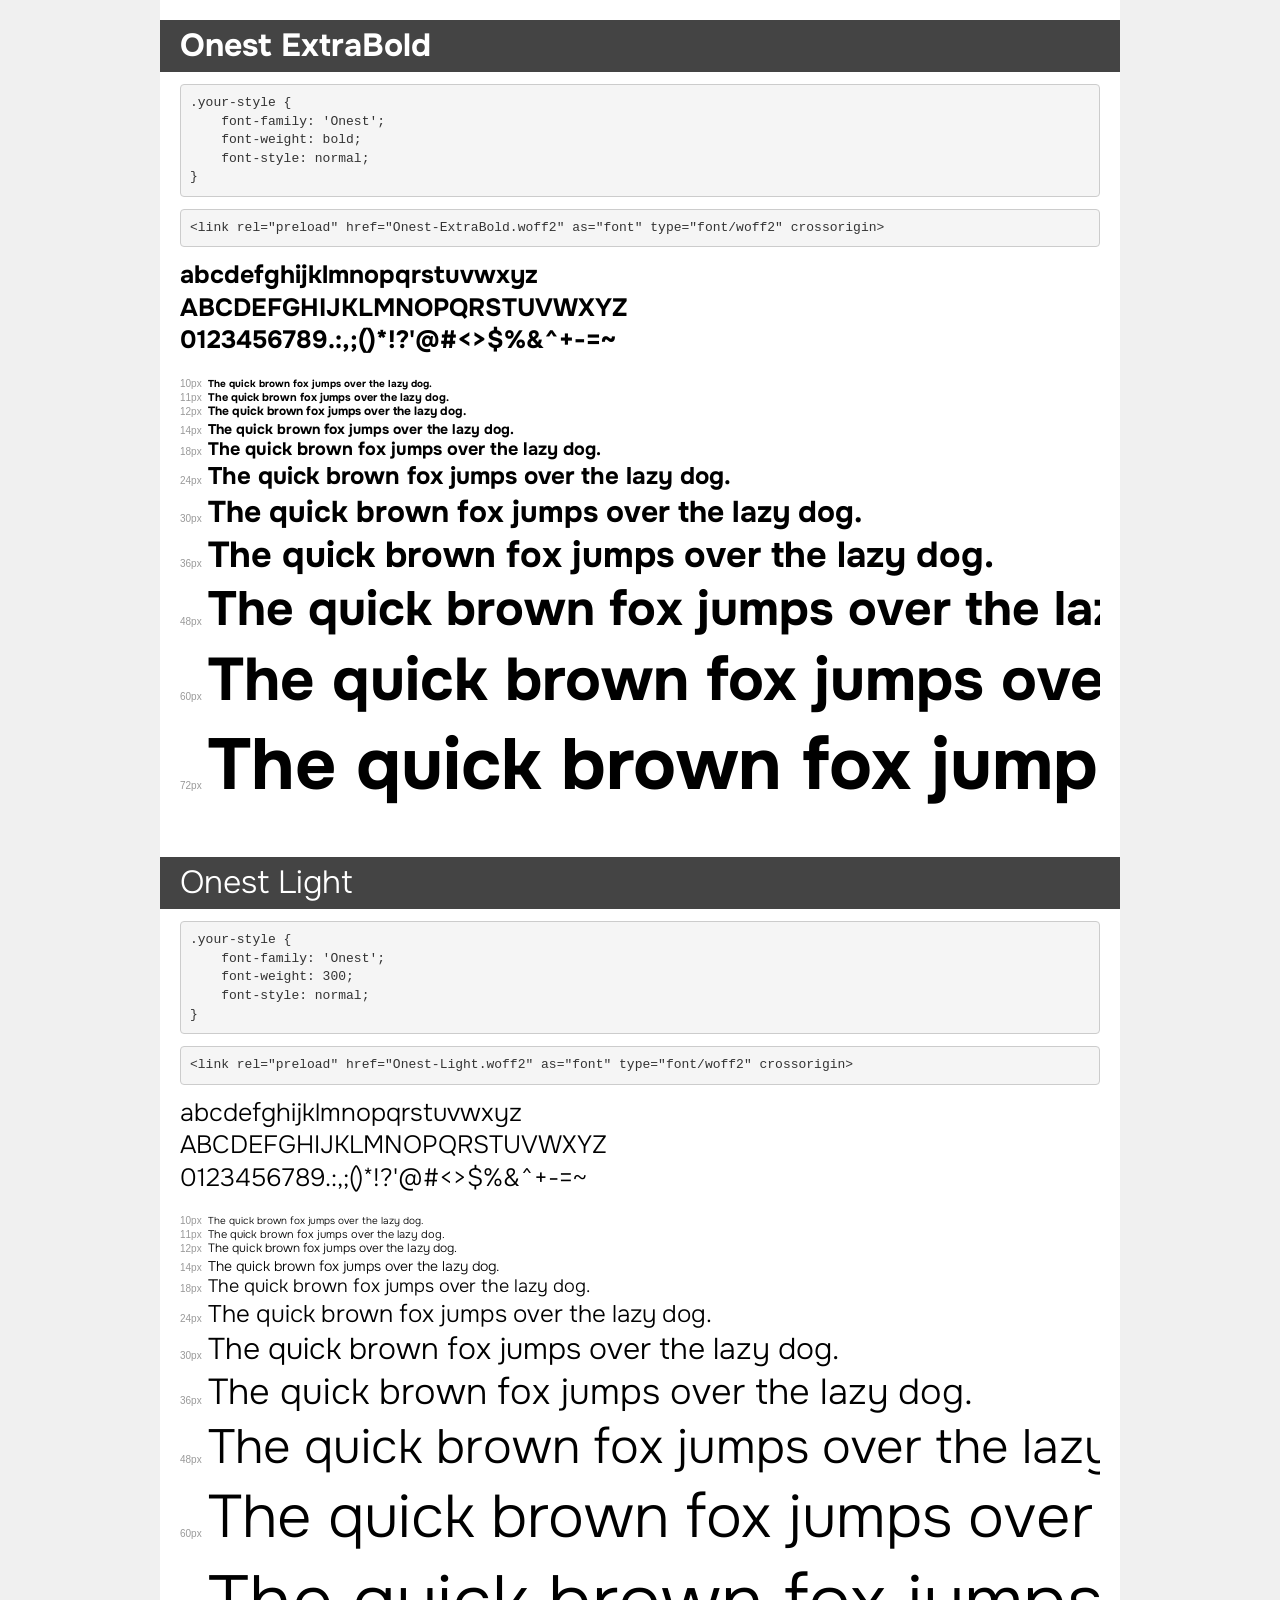
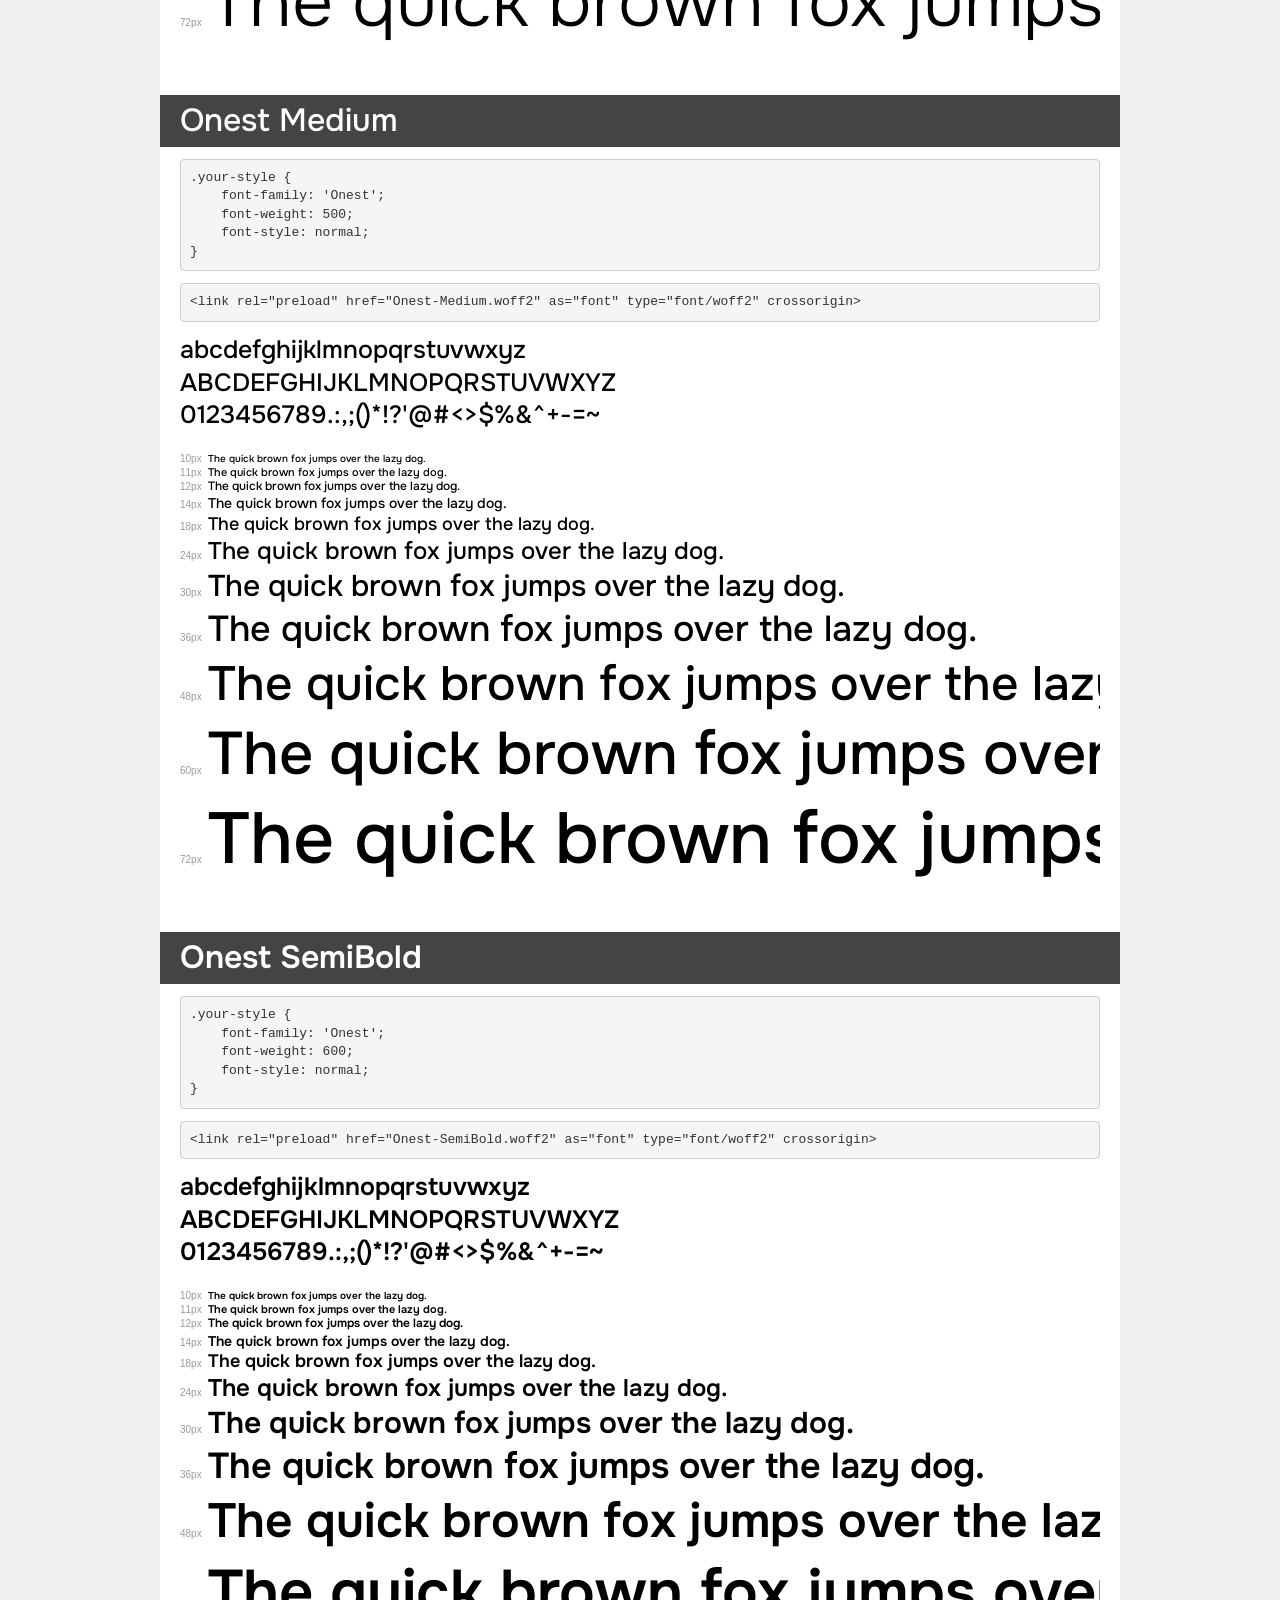
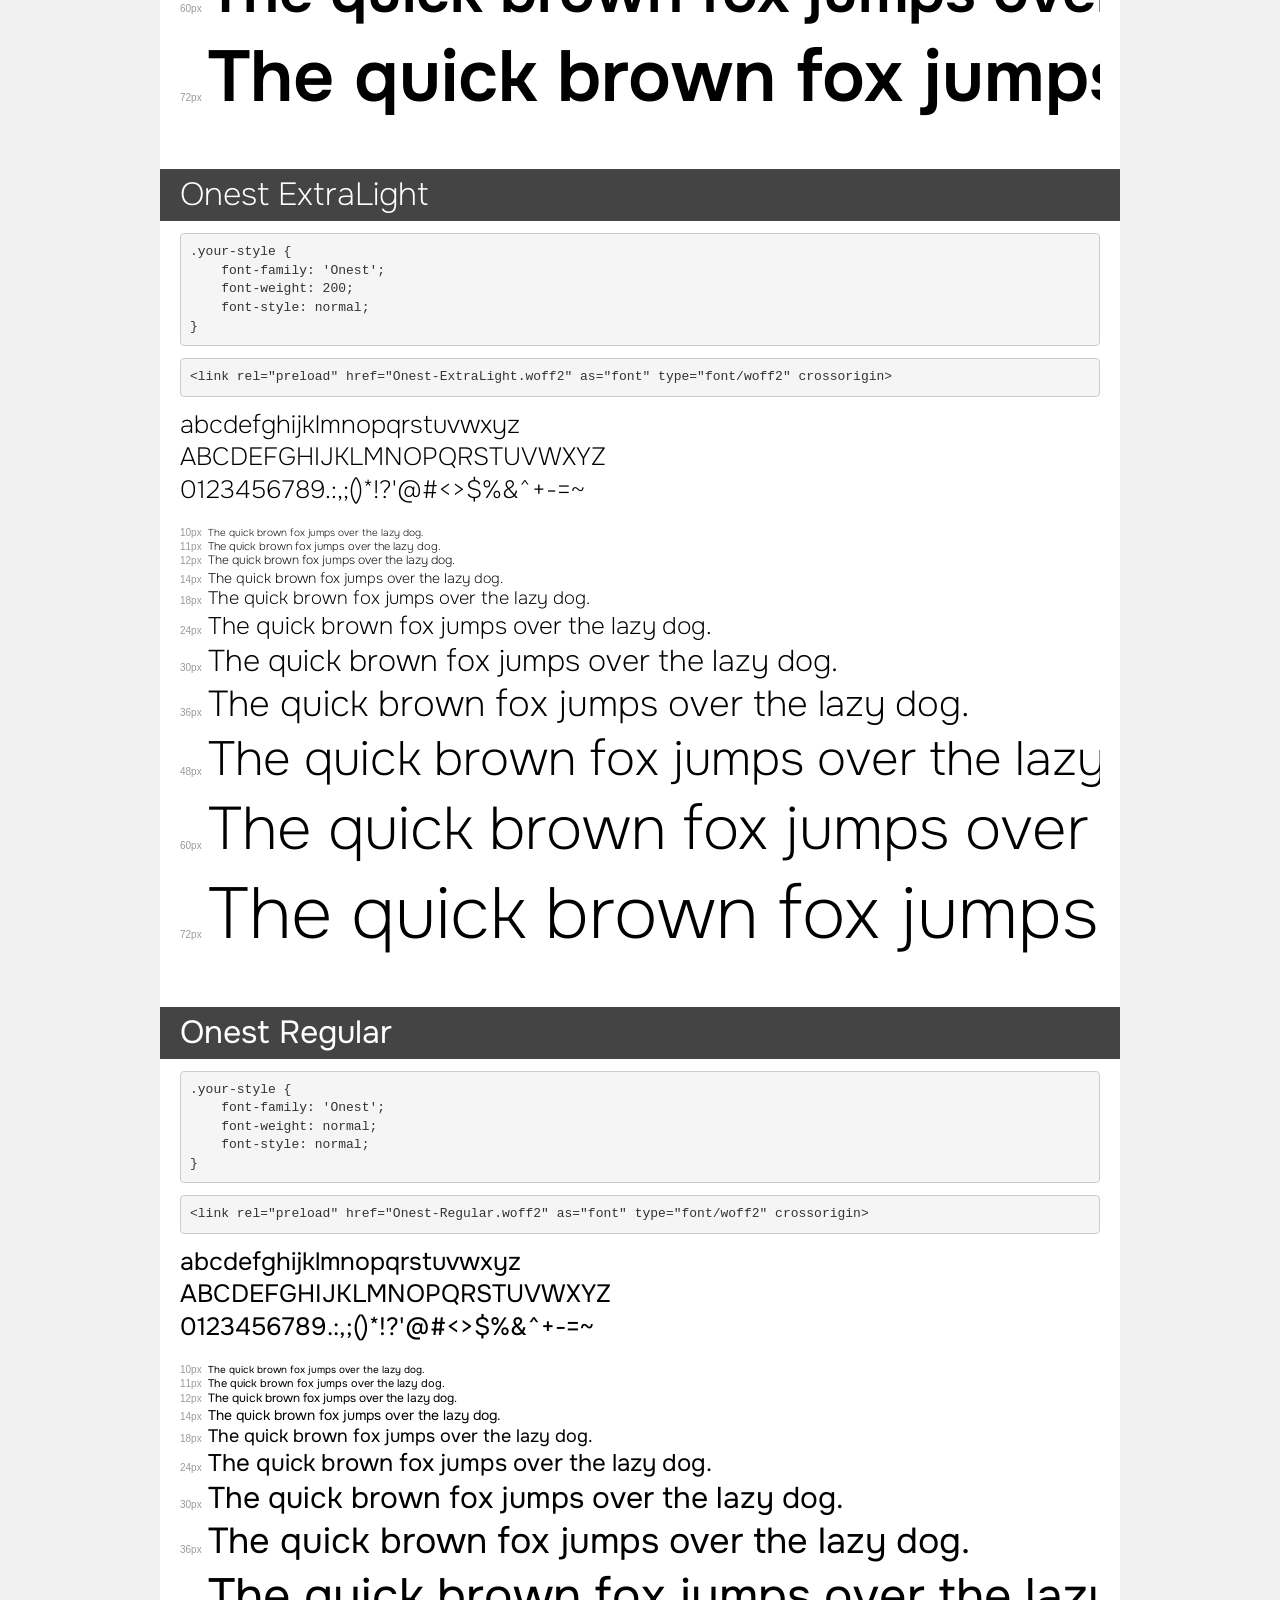
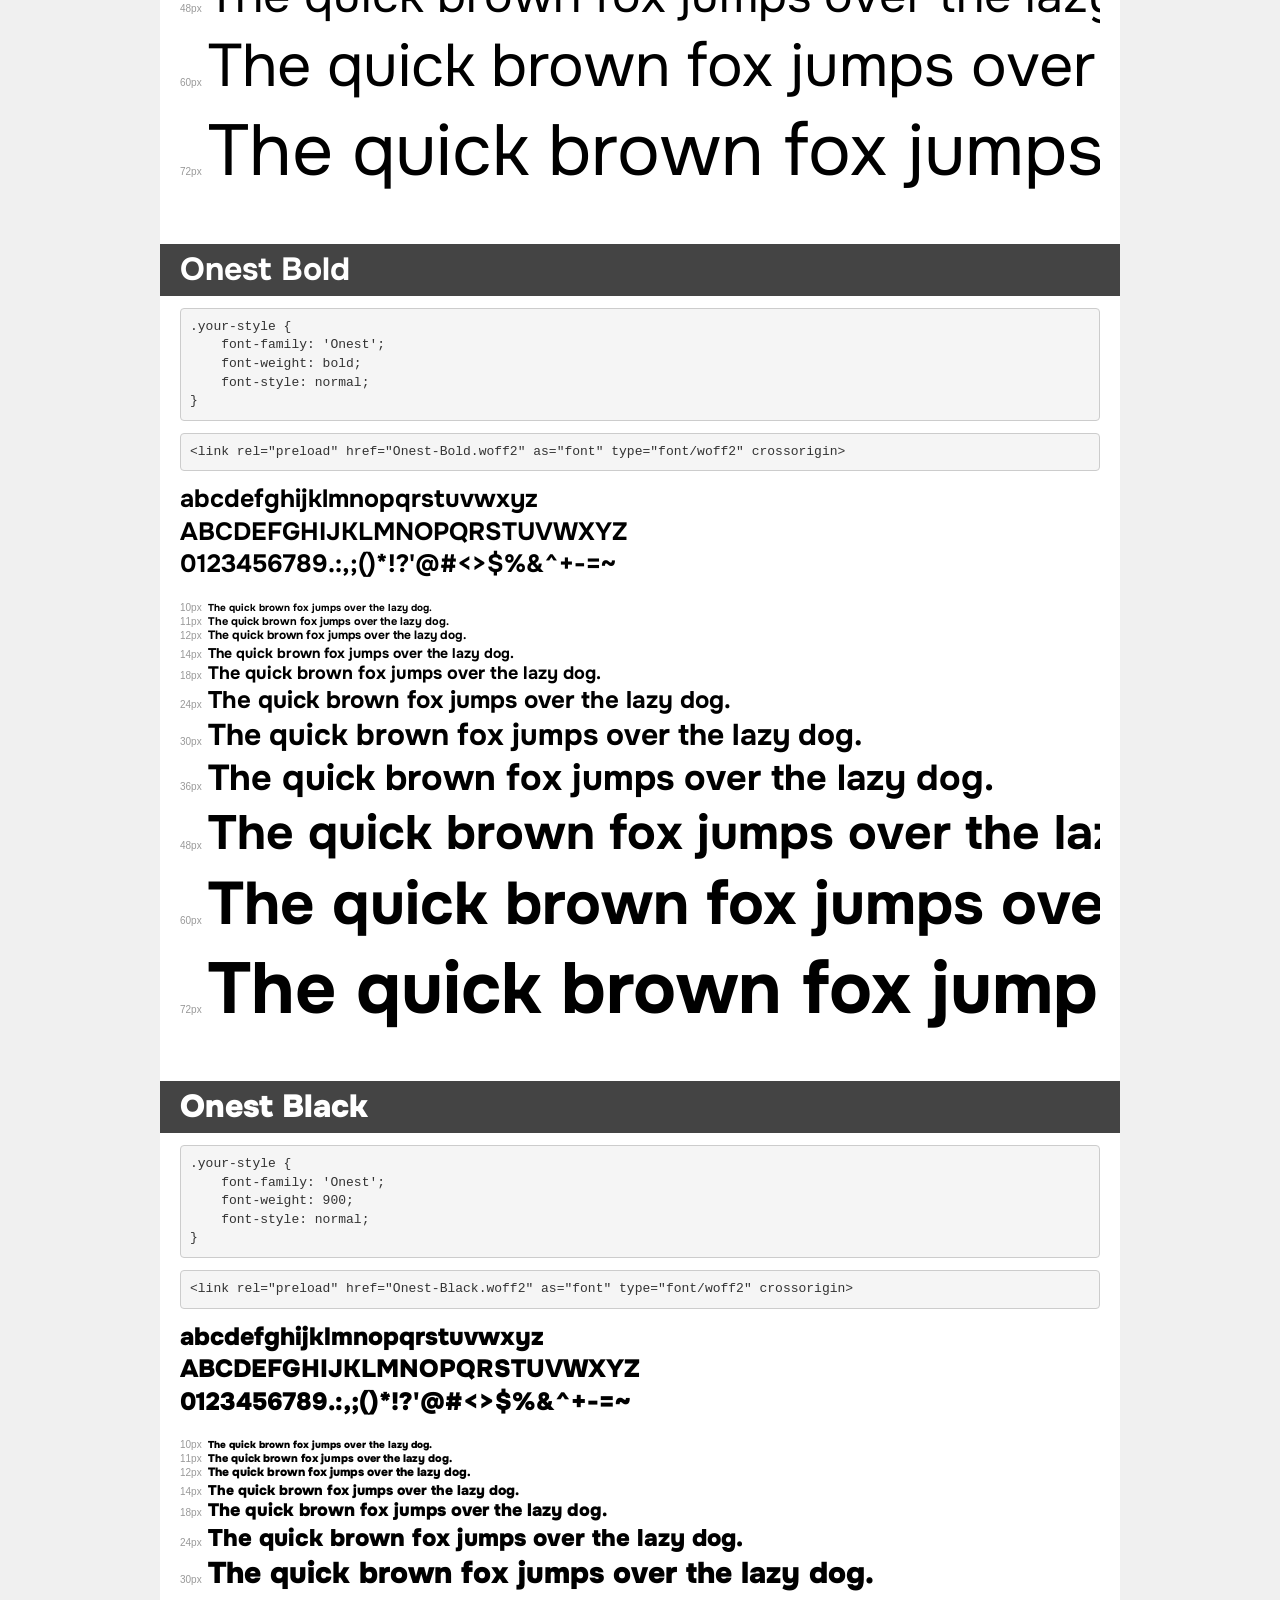
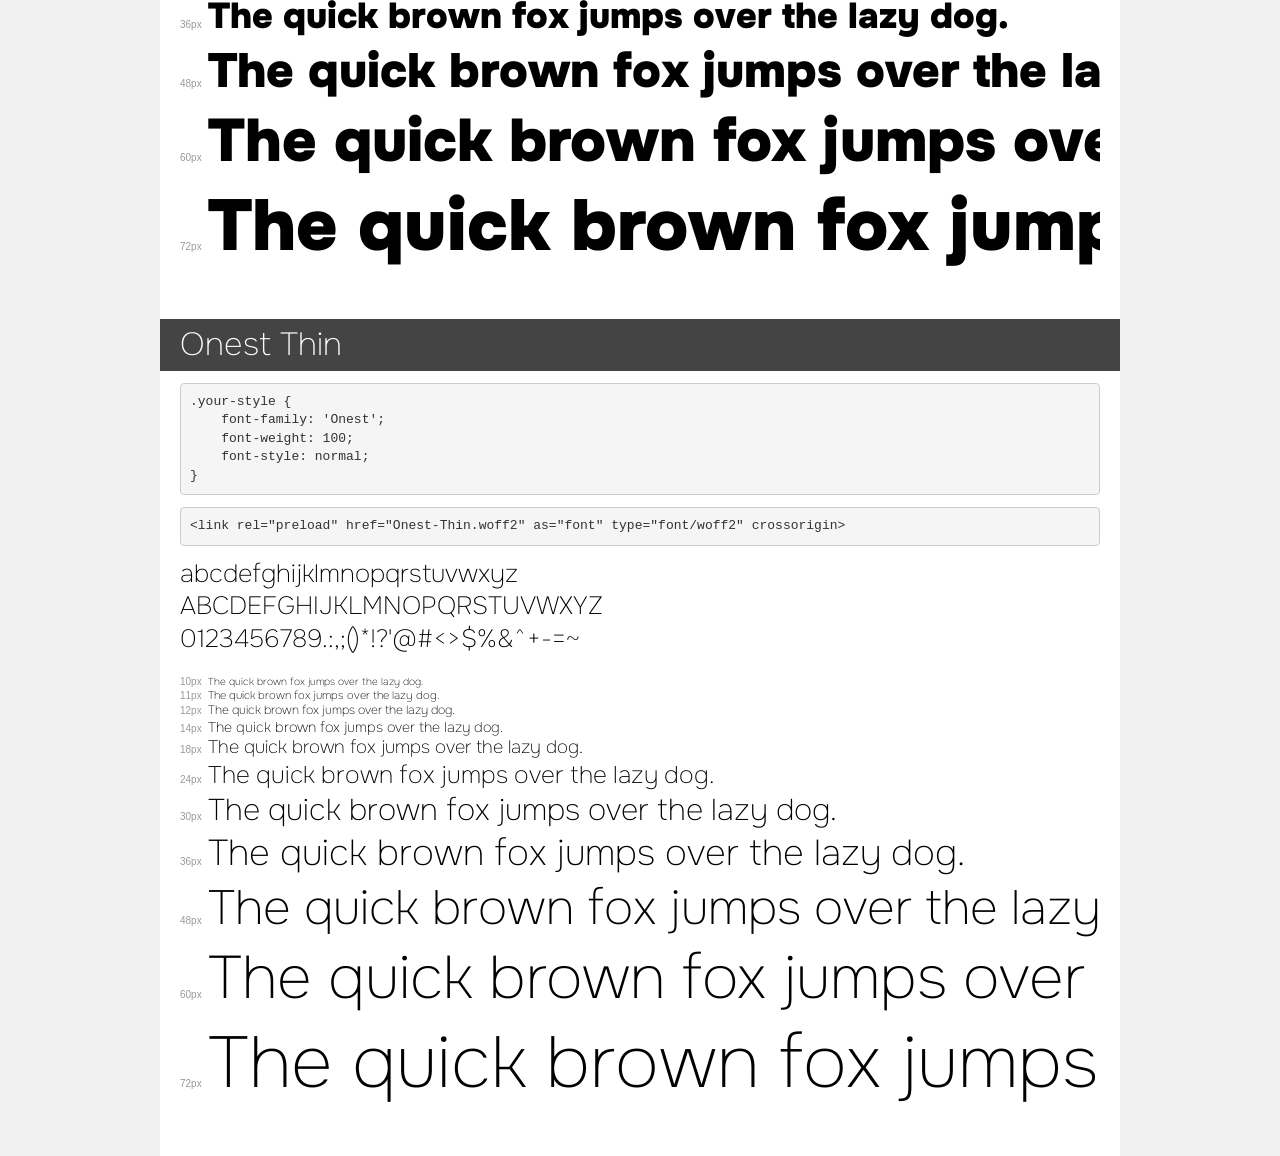
<file: fonts/demo.html>
<!DOCTYPE html>
<html lang="en">
<head>
    <meta charset="utf-8">
    <meta http-equiv="X-UA-Compatible" content="IE=edge">
    <meta name="viewport" content="width=device-width, initial-scale=1">
    <meta name="robots" content="noindex, noarchive">
    <meta name="format-detection" content="telephone=no">
    <title>Transfonter demo</title>
    <link href="stylesheet.css" rel="stylesheet">
    <style>
        /*
        http://meyerweb.com/eric/tools/css/reset/
        v2.0 | 20110126
        License: none (public domain)
        */
        html, body, div, span, applet, object, iframe,
        h1, h2, h3, h4, h5, h6, p, blockquote, pre,
        a, abbr, acronym, address, big, cite, code,
        del, dfn, em, img, ins, kbd, q, s, samp,
        small, strike, strong, sub, sup, tt, var,
        b, u, i, center,
        dl, dt, dd, ol, ul, li,
        fieldset, form, label, legend,
        table, caption, tbody, tfoot, thead, tr, th, td,
        article, aside, canvas, details, embed,
        figure, figcaption, footer, header, hgroup,
        menu, nav, output, ruby, section, summary,
        time, mark, audio, video {
            margin: 0;
            padding: 0;
            border: 0;
            font-size: 100%;
            font: inherit;
            vertical-align: baseline;
        }
        /* HTML5 display-role reset for older browsers */
        article, aside, details, figcaption, figure,
        footer, header, hgroup, menu, nav, section {
            display: block;
        }
        body {
            line-height: 1;
        }
        ol, ul {
            list-style: none;
        }
        blockquote, q {
            quotes: none;
        }
        blockquote:before, blockquote:after,
        q:before, q:after {
            content: '';
            content: none;
        }
        table {
            border-collapse: collapse;
            border-spacing: 0;
        }
        /* demo styles */
        body {
            background: #f0f0f0;
            color: #000;
        }
        .page {
            background: #fff;
            width: 920px;
            margin: 0 auto;
            padding: 20px 20px 0 20px;
            overflow: hidden;
        }
        .font-container {
            overflow-x: auto;
            overflow-y: hidden;
            margin-bottom: 40px;
            line-height: 1.3;
            white-space: nowrap;
            padding-bottom: 5px;
        }
        h1 {
            position: relative;
            background: #444;
            font-size: 32px;
            color: #fff;
            padding: 10px 20px;
            margin: 0 -20px 12px -20px;
        }
        .letters {
            font-size: 25px;
            margin-bottom: 20px;
        }
        .s10:before {
            content: '10px';
        }
        .s11:before {
            content: '11px';
        }
        .s12:before {
            content: '12px';
        }
        .s14:before {
            content: '14px';
        }
        .s18:before {
            content: '18px';
        }
        .s24:before {
            content: '24px';
        }
        .s30:before {
            content: '30px';
        }
        .s36:before {
            content: '36px';
        }
        .s48:before {
            content: '48px';
        }
        .s60:before {
            content: '60px';
        }
        .s72:before {
            content: '72px';
        }
        .s10:before, .s11:before, .s12:before, .s14:before,
        .s18:before, .s24:before, .s30:before, .s36:before,
        .s48:before, .s60:before, .s72:before {
            font-family: Arial, sans-serif;
            font-size: 10px;
            font-weight: normal;
            font-style: normal;
            color: #999;
            padding-right: 6px;
        }
        pre {
            display: block;
            padding: 9px;
            margin: 0 0 12px;
            font-family: Monaco, Menlo, Consolas, "Courier New", monospace;
            font-size: 13px;
            line-height: 1.428571429;
            color: #333;
            font-weight: normal;
            font-style: normal;
            background-color: #f5f5f5;
            border: 1px solid #ccc;
            overflow-x: auto;
            border-radius: 4px;
        }
        /* responsive */
        @media (max-width: 959px) {
            .page {
                width: auto;
                margin: 0;
            }
        }
    </style>
</head>
<body>
<div class="page">
    <div class="demo">
        <h1 style="font-family: 'Onest'; font-weight: bold; font-style: normal;">Onest ExtraBold</h1>
        <pre title="Usage">.your-style {
    font-family: 'Onest';
    font-weight: bold;
    font-style: normal;
}</pre>
        <pre title="Preload (optional)">
&lt;link rel=&quot;preload&quot; href=&quot;Onest-ExtraBold.woff2&quot; as=&quot;font&quot; type=&quot;font/woff2&quot; crossorigin&gt;</pre>
        <div class="font-container" style="font-family: 'Onest'; font-weight: bold; font-style: normal;">
            <p class="letters">
                abcdefghijklmnopqrstuvwxyz<br>
ABCDEFGHIJKLMNOPQRSTUVWXYZ<br>
                0123456789.:,;()*!?'@#&lt;&gt;$%&^+-=~
            </p>
            <p class="s10" style="font-size: 10px;">The quick brown fox jumps over the lazy dog.</p>
            <p class="s11" style="font-size: 11px;">The quick brown fox jumps over the lazy dog.</p>
            <p class="s12" style="font-size: 12px;">The quick brown fox jumps over the lazy dog.</p>
            <p class="s14" style="font-size: 14px;">The quick brown fox jumps over the lazy dog.</p>
            <p class="s18" style="font-size: 18px;">The quick brown fox jumps over the lazy dog.</p>
            <p class="s24" style="font-size: 24px;">The quick brown fox jumps over the lazy dog.</p>
            <p class="s30" style="font-size: 30px;">The quick brown fox jumps over the lazy dog.</p>
            <p class="s36" style="font-size: 36px;">The quick brown fox jumps over the lazy dog.</p>
            <p class="s48" style="font-size: 48px;">The quick brown fox jumps over the lazy dog.</p>
            <p class="s60" style="font-size: 60px;">The quick brown fox jumps over the lazy dog.</p>
            <p class="s72" style="font-size: 72px;">The quick brown fox jumps over the lazy dog.</p>
        </div>
    </div>

    <div class="demo">
        <h1 style="font-family: 'Onest'; font-weight: 300; font-style: normal;">Onest Light</h1>
        <pre title="Usage">.your-style {
    font-family: 'Onest';
    font-weight: 300;
    font-style: normal;
}</pre>
        <pre title="Preload (optional)">
&lt;link rel=&quot;preload&quot; href=&quot;Onest-Light.woff2&quot; as=&quot;font&quot; type=&quot;font/woff2&quot; crossorigin&gt;</pre>
        <div class="font-container" style="font-family: 'Onest'; font-weight: 300; font-style: normal;">
            <p class="letters">
                abcdefghijklmnopqrstuvwxyz<br>
ABCDEFGHIJKLMNOPQRSTUVWXYZ<br>
                0123456789.:,;()*!?'@#&lt;&gt;$%&^+-=~
            </p>
            <p class="s10" style="font-size: 10px;">The quick brown fox jumps over the lazy dog.</p>
            <p class="s11" style="font-size: 11px;">The quick brown fox jumps over the lazy dog.</p>
            <p class="s12" style="font-size: 12px;">The quick brown fox jumps over the lazy dog.</p>
            <p class="s14" style="font-size: 14px;">The quick brown fox jumps over the lazy dog.</p>
            <p class="s18" style="font-size: 18px;">The quick brown fox jumps over the lazy dog.</p>
            <p class="s24" style="font-size: 24px;">The quick brown fox jumps over the lazy dog.</p>
            <p class="s30" style="font-size: 30px;">The quick brown fox jumps over the lazy dog.</p>
            <p class="s36" style="font-size: 36px;">The quick brown fox jumps over the lazy dog.</p>
            <p class="s48" style="font-size: 48px;">The quick brown fox jumps over the lazy dog.</p>
            <p class="s60" style="font-size: 60px;">The quick brown fox jumps over the lazy dog.</p>
            <p class="s72" style="font-size: 72px;">The quick brown fox jumps over the lazy dog.</p>
        </div>
    </div>

    <div class="demo">
        <h1 style="font-family: 'Onest'; font-weight: 500; font-style: normal;">Onest Medium</h1>
        <pre title="Usage">.your-style {
    font-family: 'Onest';
    font-weight: 500;
    font-style: normal;
}</pre>
        <pre title="Preload (optional)">
&lt;link rel=&quot;preload&quot; href=&quot;Onest-Medium.woff2&quot; as=&quot;font&quot; type=&quot;font/woff2&quot; crossorigin&gt;</pre>
        <div class="font-container" style="font-family: 'Onest'; font-weight: 500; font-style: normal;">
            <p class="letters">
                abcdefghijklmnopqrstuvwxyz<br>
ABCDEFGHIJKLMNOPQRSTUVWXYZ<br>
                0123456789.:,;()*!?'@#&lt;&gt;$%&^+-=~
            </p>
            <p class="s10" style="font-size: 10px;">The quick brown fox jumps over the lazy dog.</p>
            <p class="s11" style="font-size: 11px;">The quick brown fox jumps over the lazy dog.</p>
            <p class="s12" style="font-size: 12px;">The quick brown fox jumps over the lazy dog.</p>
            <p class="s14" style="font-size: 14px;">The quick brown fox jumps over the lazy dog.</p>
            <p class="s18" style="font-size: 18px;">The quick brown fox jumps over the lazy dog.</p>
            <p class="s24" style="font-size: 24px;">The quick brown fox jumps over the lazy dog.</p>
            <p class="s30" style="font-size: 30px;">The quick brown fox jumps over the lazy dog.</p>
            <p class="s36" style="font-size: 36px;">The quick brown fox jumps over the lazy dog.</p>
            <p class="s48" style="font-size: 48px;">The quick brown fox jumps over the lazy dog.</p>
            <p class="s60" style="font-size: 60px;">The quick brown fox jumps over the lazy dog.</p>
            <p class="s72" style="font-size: 72px;">The quick brown fox jumps over the lazy dog.</p>
        </div>
    </div>

    <div class="demo">
        <h1 style="font-family: 'Onest'; font-weight: 600; font-style: normal;">Onest SemiBold</h1>
        <pre title="Usage">.your-style {
    font-family: 'Onest';
    font-weight: 600;
    font-style: normal;
}</pre>
        <pre title="Preload (optional)">
&lt;link rel=&quot;preload&quot; href=&quot;Onest-SemiBold.woff2&quot; as=&quot;font&quot; type=&quot;font/woff2&quot; crossorigin&gt;</pre>
        <div class="font-container" style="font-family: 'Onest'; font-weight: 600; font-style: normal;">
            <p class="letters">
                abcdefghijklmnopqrstuvwxyz<br>
ABCDEFGHIJKLMNOPQRSTUVWXYZ<br>
                0123456789.:,;()*!?'@#&lt;&gt;$%&^+-=~
            </p>
            <p class="s10" style="font-size: 10px;">The quick brown fox jumps over the lazy dog.</p>
            <p class="s11" style="font-size: 11px;">The quick brown fox jumps over the lazy dog.</p>
            <p class="s12" style="font-size: 12px;">The quick brown fox jumps over the lazy dog.</p>
            <p class="s14" style="font-size: 14px;">The quick brown fox jumps over the lazy dog.</p>
            <p class="s18" style="font-size: 18px;">The quick brown fox jumps over the lazy dog.</p>
            <p class="s24" style="font-size: 24px;">The quick brown fox jumps over the lazy dog.</p>
            <p class="s30" style="font-size: 30px;">The quick brown fox jumps over the lazy dog.</p>
            <p class="s36" style="font-size: 36px;">The quick brown fox jumps over the lazy dog.</p>
            <p class="s48" style="font-size: 48px;">The quick brown fox jumps over the lazy dog.</p>
            <p class="s60" style="font-size: 60px;">The quick brown fox jumps over the lazy dog.</p>
            <p class="s72" style="font-size: 72px;">The quick brown fox jumps over the lazy dog.</p>
        </div>
    </div>

    <div class="demo">
        <h1 style="font-family: 'Onest'; font-weight: 200; font-style: normal;">Onest ExtraLight</h1>
        <pre title="Usage">.your-style {
    font-family: 'Onest';
    font-weight: 200;
    font-style: normal;
}</pre>
        <pre title="Preload (optional)">
&lt;link rel=&quot;preload&quot; href=&quot;Onest-ExtraLight.woff2&quot; as=&quot;font&quot; type=&quot;font/woff2&quot; crossorigin&gt;</pre>
        <div class="font-container" style="font-family: 'Onest'; font-weight: 200; font-style: normal;">
            <p class="letters">
                abcdefghijklmnopqrstuvwxyz<br>
ABCDEFGHIJKLMNOPQRSTUVWXYZ<br>
                0123456789.:,;()*!?'@#&lt;&gt;$%&^+-=~
            </p>
            <p class="s10" style="font-size: 10px;">The quick brown fox jumps over the lazy dog.</p>
            <p class="s11" style="font-size: 11px;">The quick brown fox jumps over the lazy dog.</p>
            <p class="s12" style="font-size: 12px;">The quick brown fox jumps over the lazy dog.</p>
            <p class="s14" style="font-size: 14px;">The quick brown fox jumps over the lazy dog.</p>
            <p class="s18" style="font-size: 18px;">The quick brown fox jumps over the lazy dog.</p>
            <p class="s24" style="font-size: 24px;">The quick brown fox jumps over the lazy dog.</p>
            <p class="s30" style="font-size: 30px;">The quick brown fox jumps over the lazy dog.</p>
            <p class="s36" style="font-size: 36px;">The quick brown fox jumps over the lazy dog.</p>
            <p class="s48" style="font-size: 48px;">The quick brown fox jumps over the lazy dog.</p>
            <p class="s60" style="font-size: 60px;">The quick brown fox jumps over the lazy dog.</p>
            <p class="s72" style="font-size: 72px;">The quick brown fox jumps over the lazy dog.</p>
        </div>
    </div>

    <div class="demo">
        <h1 style="font-family: 'Onest'; font-weight: normal; font-style: normal;">Onest Regular</h1>
        <pre title="Usage">.your-style {
    font-family: 'Onest';
    font-weight: normal;
    font-style: normal;
}</pre>
        <pre title="Preload (optional)">
&lt;link rel=&quot;preload&quot; href=&quot;Onest-Regular.woff2&quot; as=&quot;font&quot; type=&quot;font/woff2&quot; crossorigin&gt;</pre>
        <div class="font-container" style="font-family: 'Onest'; font-weight: normal; font-style: normal;">
            <p class="letters">
                abcdefghijklmnopqrstuvwxyz<br>
ABCDEFGHIJKLMNOPQRSTUVWXYZ<br>
                0123456789.:,;()*!?'@#&lt;&gt;$%&^+-=~
            </p>
            <p class="s10" style="font-size: 10px;">The quick brown fox jumps over the lazy dog.</p>
            <p class="s11" style="font-size: 11px;">The quick brown fox jumps over the lazy dog.</p>
            <p class="s12" style="font-size: 12px;">The quick brown fox jumps over the lazy dog.</p>
            <p class="s14" style="font-size: 14px;">The quick brown fox jumps over the lazy dog.</p>
            <p class="s18" style="font-size: 18px;">The quick brown fox jumps over the lazy dog.</p>
            <p class="s24" style="font-size: 24px;">The quick brown fox jumps over the lazy dog.</p>
            <p class="s30" style="font-size: 30px;">The quick brown fox jumps over the lazy dog.</p>
            <p class="s36" style="font-size: 36px;">The quick brown fox jumps over the lazy dog.</p>
            <p class="s48" style="font-size: 48px;">The quick brown fox jumps over the lazy dog.</p>
            <p class="s60" style="font-size: 60px;">The quick brown fox jumps over the lazy dog.</p>
            <p class="s72" style="font-size: 72px;">The quick brown fox jumps over the lazy dog.</p>
        </div>
    </div>

    <div class="demo">
        <h1 style="font-family: 'Onest'; font-weight: bold; font-style: normal;">Onest Bold</h1>
        <pre title="Usage">.your-style {
    font-family: 'Onest';
    font-weight: bold;
    font-style: normal;
}</pre>
        <pre title="Preload (optional)">
&lt;link rel=&quot;preload&quot; href=&quot;Onest-Bold.woff2&quot; as=&quot;font&quot; type=&quot;font/woff2&quot; crossorigin&gt;</pre>
        <div class="font-container" style="font-family: 'Onest'; font-weight: bold; font-style: normal;">
            <p class="letters">
                abcdefghijklmnopqrstuvwxyz<br>
ABCDEFGHIJKLMNOPQRSTUVWXYZ<br>
                0123456789.:,;()*!?'@#&lt;&gt;$%&^+-=~
            </p>
            <p class="s10" style="font-size: 10px;">The quick brown fox jumps over the lazy dog.</p>
            <p class="s11" style="font-size: 11px;">The quick brown fox jumps over the lazy dog.</p>
            <p class="s12" style="font-size: 12px;">The quick brown fox jumps over the lazy dog.</p>
            <p class="s14" style="font-size: 14px;">The quick brown fox jumps over the lazy dog.</p>
            <p class="s18" style="font-size: 18px;">The quick brown fox jumps over the lazy dog.</p>
            <p class="s24" style="font-size: 24px;">The quick brown fox jumps over the lazy dog.</p>
            <p class="s30" style="font-size: 30px;">The quick brown fox jumps over the lazy dog.</p>
            <p class="s36" style="font-size: 36px;">The quick brown fox jumps over the lazy dog.</p>
            <p class="s48" style="font-size: 48px;">The quick brown fox jumps over the lazy dog.</p>
            <p class="s60" style="font-size: 60px;">The quick brown fox jumps over the lazy dog.</p>
            <p class="s72" style="font-size: 72px;">The quick brown fox jumps over the lazy dog.</p>
        </div>
    </div>

    <div class="demo">
        <h1 style="font-family: 'Onest'; font-weight: 900; font-style: normal;">Onest Black</h1>
        <pre title="Usage">.your-style {
    font-family: 'Onest';
    font-weight: 900;
    font-style: normal;
}</pre>
        <pre title="Preload (optional)">
&lt;link rel=&quot;preload&quot; href=&quot;Onest-Black.woff2&quot; as=&quot;font&quot; type=&quot;font/woff2&quot; crossorigin&gt;</pre>
        <div class="font-container" style="font-family: 'Onest'; font-weight: 900; font-style: normal;">
            <p class="letters">
                abcdefghijklmnopqrstuvwxyz<br>
ABCDEFGHIJKLMNOPQRSTUVWXYZ<br>
                0123456789.:,;()*!?'@#&lt;&gt;$%&^+-=~
            </p>
            <p class="s10" style="font-size: 10px;">The quick brown fox jumps over the lazy dog.</p>
            <p class="s11" style="font-size: 11px;">The quick brown fox jumps over the lazy dog.</p>
            <p class="s12" style="font-size: 12px;">The quick brown fox jumps over the lazy dog.</p>
            <p class="s14" style="font-size: 14px;">The quick brown fox jumps over the lazy dog.</p>
            <p class="s18" style="font-size: 18px;">The quick brown fox jumps over the lazy dog.</p>
            <p class="s24" style="font-size: 24px;">The quick brown fox jumps over the lazy dog.</p>
            <p class="s30" style="font-size: 30px;">The quick brown fox jumps over the lazy dog.</p>
            <p class="s36" style="font-size: 36px;">The quick brown fox jumps over the lazy dog.</p>
            <p class="s48" style="font-size: 48px;">The quick brown fox jumps over the lazy dog.</p>
            <p class="s60" style="font-size: 60px;">The quick brown fox jumps over the lazy dog.</p>
            <p class="s72" style="font-size: 72px;">The quick brown fox jumps over the lazy dog.</p>
        </div>
    </div>

    <div class="demo">
        <h1 style="font-family: 'Onest'; font-weight: 100; font-style: normal;">Onest Thin</h1>
        <pre title="Usage">.your-style {
    font-family: 'Onest';
    font-weight: 100;
    font-style: normal;
}</pre>
        <pre title="Preload (optional)">
&lt;link rel=&quot;preload&quot; href=&quot;Onest-Thin.woff2&quot; as=&quot;font&quot; type=&quot;font/woff2&quot; crossorigin&gt;</pre>
        <div class="font-container" style="font-family: 'Onest'; font-weight: 100; font-style: normal;">
            <p class="letters">
                abcdefghijklmnopqrstuvwxyz<br>
ABCDEFGHIJKLMNOPQRSTUVWXYZ<br>
                0123456789.:,;()*!?'@#&lt;&gt;$%&^+-=~
            </p>
            <p class="s10" style="font-size: 10px;">The quick brown fox jumps over the lazy dog.</p>
            <p class="s11" style="font-size: 11px;">The quick brown fox jumps over the lazy dog.</p>
            <p class="s12" style="font-size: 12px;">The quick brown fox jumps over the lazy dog.</p>
            <p class="s14" style="font-size: 14px;">The quick brown fox jumps over the lazy dog.</p>
            <p class="s18" style="font-size: 18px;">The quick brown fox jumps over the lazy dog.</p>
            <p class="s24" style="font-size: 24px;">The quick brown fox jumps over the lazy dog.</p>
            <p class="s30" style="font-size: 30px;">The quick brown fox jumps over the lazy dog.</p>
            <p class="s36" style="font-size: 36px;">The quick brown fox jumps over the lazy dog.</p>
            <p class="s48" style="font-size: 48px;">The quick brown fox jumps over the lazy dog.</p>
            <p class="s60" style="font-size: 60px;">The quick brown fox jumps over the lazy dog.</p>
            <p class="s72" style="font-size: 72px;">The quick brown fox jumps over the lazy dog.</p>
        </div>
    </div>

</div>
</body>
</html>
</file>
<file: fonts/stylesheet.css>
@font-face {
    font-family: 'Onest';
    src: url('Onest-ExtraBold.eot');
    src: local('Onest ExtraBold'), local('Onest-ExtraBold'),
        url('Onest-ExtraBold.eot?#iefix') format('embedded-opentype'),
        url('Onest-ExtraBold.woff2') format('woff2'),
        url('Onest-ExtraBold.woff') format('woff'),
        url('Onest-ExtraBold.ttf') format('truetype');
    font-weight: bold;
    font-style: normal;
    font-display: swap;
}

@font-face {
    font-family: 'Onest';
    src: url('Onest-Light.eot');
    src: local('Onest Light'), local('Onest-Light'),
        url('Onest-Light.eot?#iefix') format('embedded-opentype'),
        url('Onest-Light.woff2') format('woff2'),
        url('Onest-Light.woff') format('woff'),
        url('Onest-Light.ttf') format('truetype');
    font-weight: 300;
    font-style: normal;
    font-display: swap;
}

@font-face {
    font-family: 'Onest';
    src: url('Onest-Medium.eot');
    src: local('Onest Medium'), local('Onest-Medium'),
        url('Onest-Medium.eot?#iefix') format('embedded-opentype'),
        url('Onest-Medium.woff2') format('woff2'),
        url('Onest-Medium.woff') format('woff'),
        url('Onest-Medium.ttf') format('truetype');
    font-weight: 500;
    font-style: normal;
    font-display: swap;
}

@font-face {
    font-family: 'Onest';
    src: url('Onest-SemiBold.eot');
    src: local('Onest SemiBold'), local('Onest-SemiBold'),
        url('Onest-SemiBold.eot?#iefix') format('embedded-opentype'),
        url('Onest-SemiBold.woff2') format('woff2'),
        url('Onest-SemiBold.woff') format('woff'),
        url('Onest-SemiBold.ttf') format('truetype');
    font-weight: 600;
    font-style: normal;
    font-display: swap;
}

@font-face {
    font-family: 'Onest';
    src: url('Onest-ExtraLight.eot');
    src: local('Onest ExtraLight'), local('Onest-ExtraLight'),
        url('Onest-ExtraLight.eot?#iefix') format('embedded-opentype'),
        url('Onest-ExtraLight.woff2') format('woff2'),
        url('Onest-ExtraLight.woff') format('woff'),
        url('Onest-ExtraLight.ttf') format('truetype');
    font-weight: 200;
    font-style: normal;
    font-display: swap;
}

@font-face {
    font-family: 'Onest';
    src: url('Onest-Regular.eot');
    src: local('Onest Regular'), local('Onest-Regular'),
        url('Onest-Regular.eot?#iefix') format('embedded-opentype'),
        url('Onest-Regular.woff2') format('woff2'),
        url('Onest-Regular.woff') format('woff'),
        url('Onest-Regular.ttf') format('truetype');
    font-weight: normal;
    font-style: normal;
    font-display: swap;
}

@font-face {
    font-family: 'Onest';
    src: url('Onest-Bold.eot');
    src: local('Onest Bold'), local('Onest-Bold'),
        url('Onest-Bold.eot?#iefix') format('embedded-opentype'),
        url('Onest-Bold.woff2') format('woff2'),
        url('Onest-Bold.woff') format('woff'),
        url('Onest-Bold.ttf') format('truetype');
    font-weight: bold;
    font-style: normal;
    font-display: swap;
}

@font-face {
    font-family: 'Onest';
    src: url('Onest-Black.eot');
    src: local('Onest Black'), local('Onest-Black'),
        url('Onest-Black.eot?#iefix') format('embedded-opentype'),
        url('Onest-Black.woff2') format('woff2'),
        url('Onest-Black.woff') format('woff'),
        url('Onest-Black.ttf') format('truetype');
    font-weight: 900;
    font-style: normal;
    font-display: swap;
}

@font-face {
    font-family: 'Onest';
    src: url('Onest-Thin.eot');
    src: local('Onest Thin'), local('Onest-Thin'),
        url('Onest-Thin.eot?#iefix') format('embedded-opentype'),
        url('Onest-Thin.woff2') format('woff2'),
        url('Onest-Thin.woff') format('woff'),
        url('Onest-Thin.ttf') format('truetype');
    font-weight: 100;
    font-style: normal;
    font-display: swap;
}
</file>
